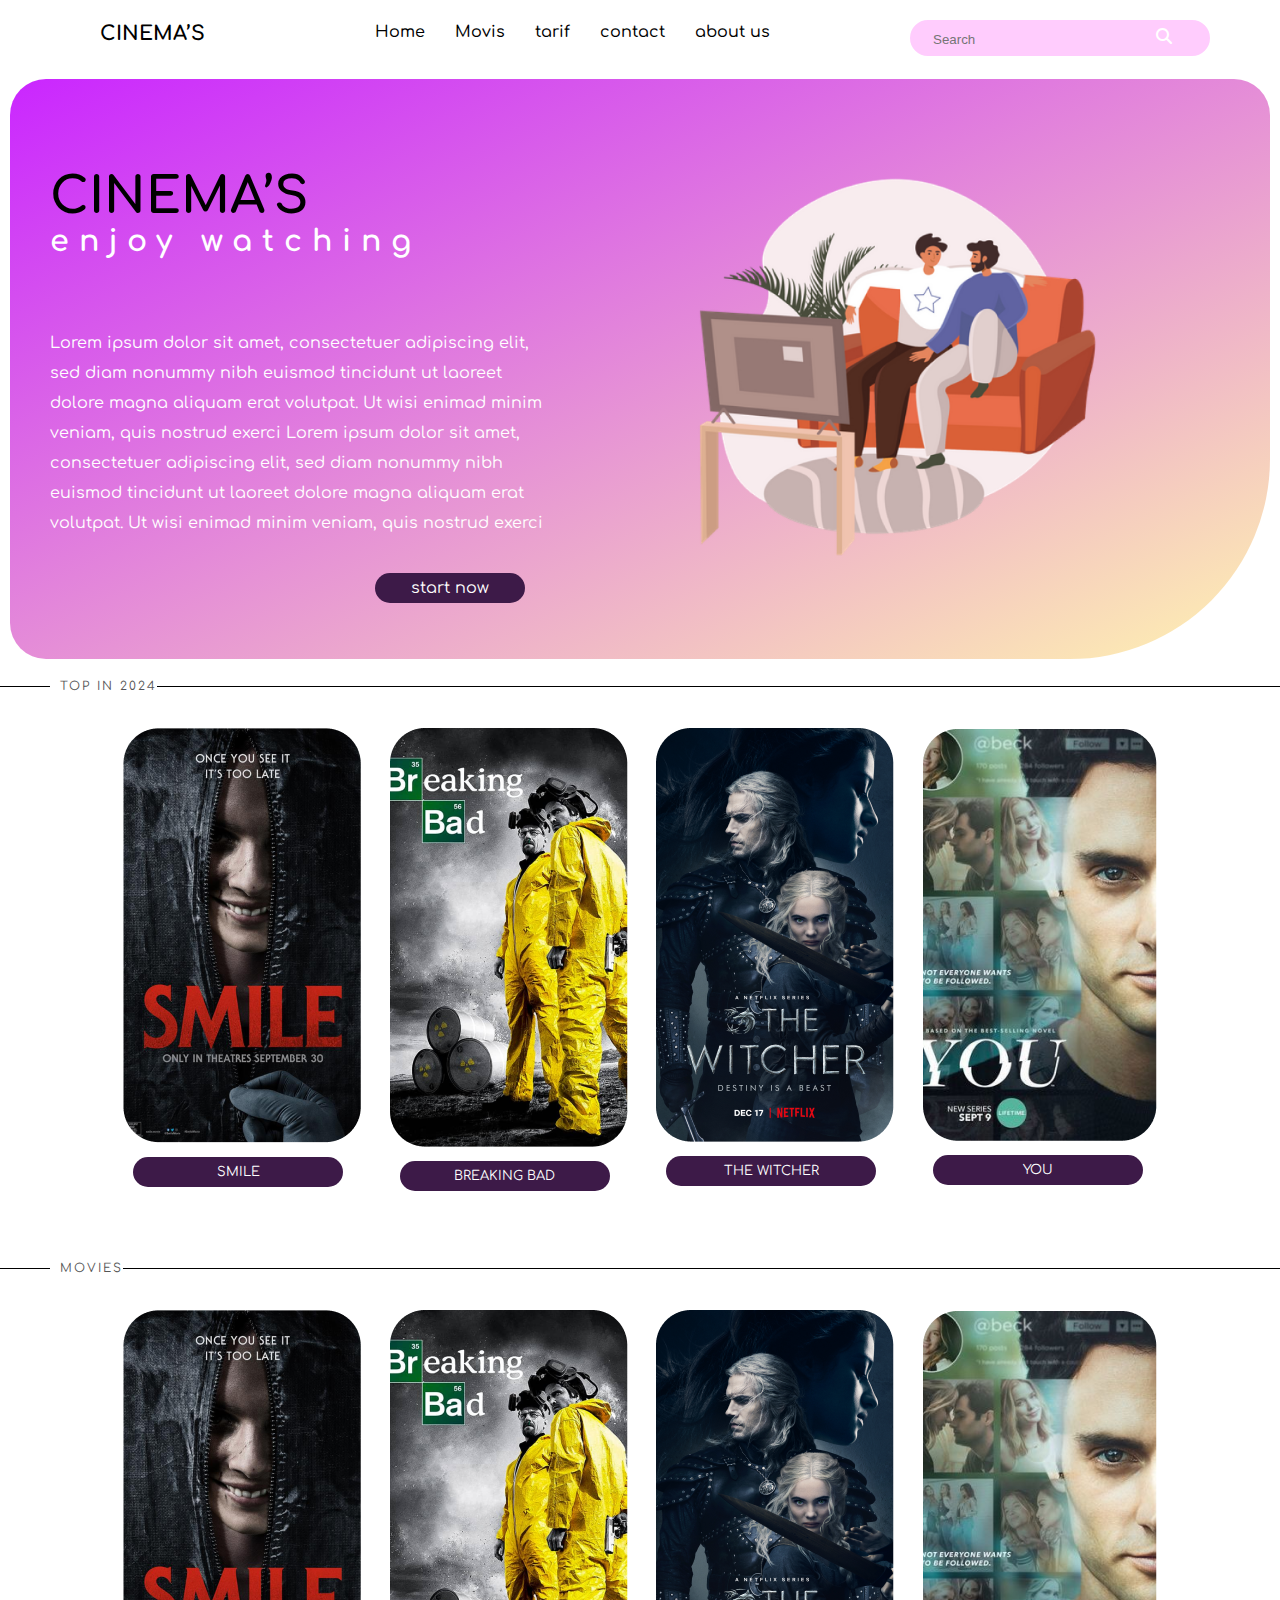
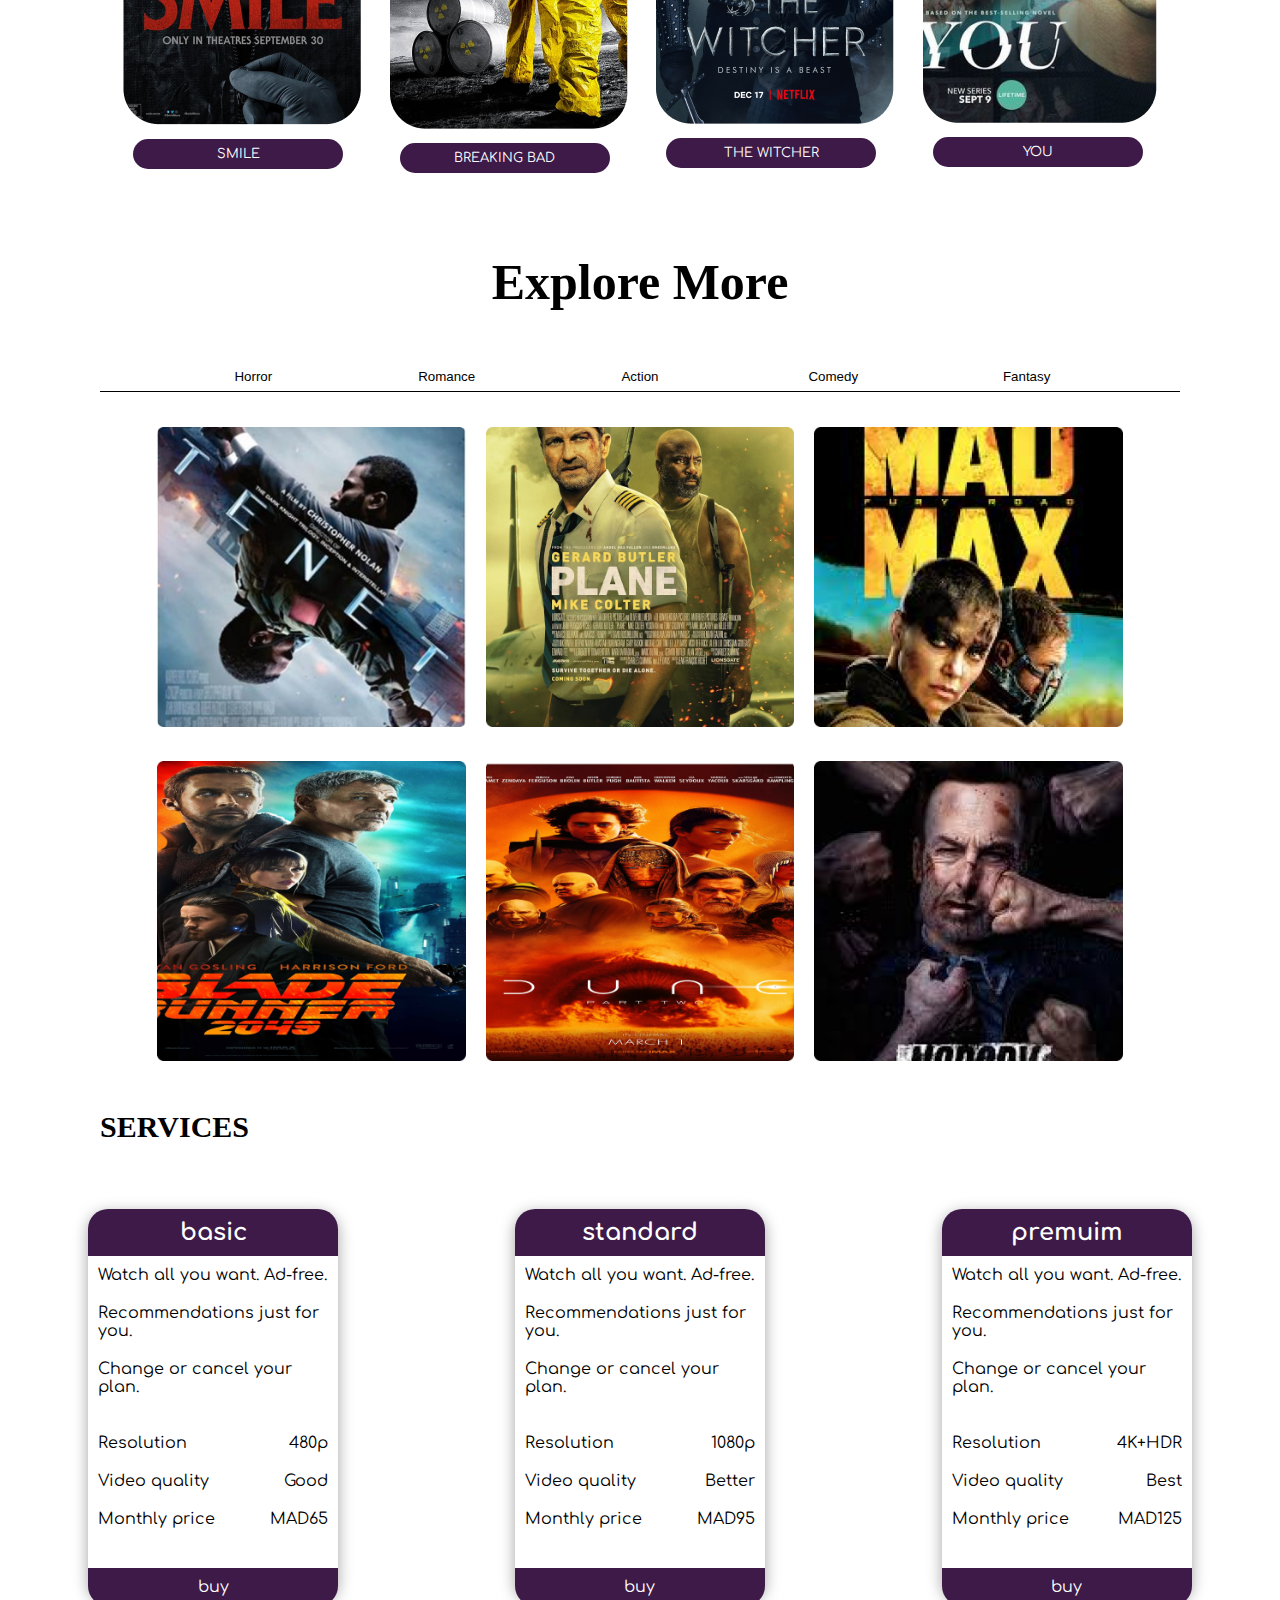
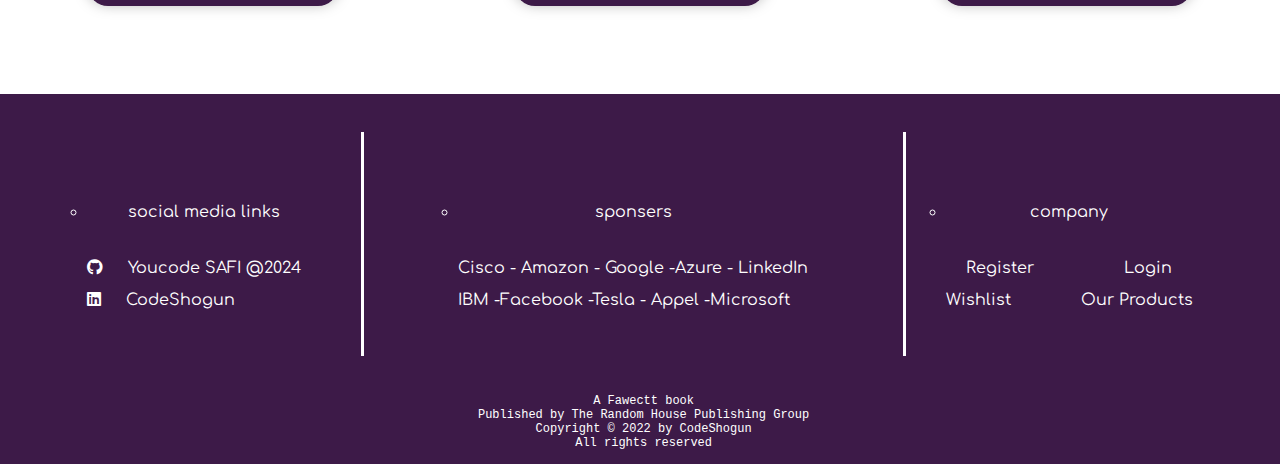
<file: index.html>
<!DOCTYPE html>
<html lang="en">

<head>
    <meta charset="UTF-8">
    <meta name="viewport" content="width=device-width, initial-scale=1.0">
    <title>cenima</title>
    <link rel="stylesheet" href="style-home.css">

    <link rel="stylesheet" href="https://cdnjs.cloudflare.com/ajax/libs/font-awesome/6.6.0/css/all.min.css">
</head>

<body>
    <header class="menu">
        <nav class="nav-bar">
            <div>
                <h2>CINEMA’S</h2>
            </div>
            <div class="icon">
                <ul>
                    <li>
                        <a href="index.html">Home</a>
                    </li>
                    <li>
                        <a href="moveis.html">Movis</a>
                    </li>
                    <li>
                        <a href="tarif.html">tarif</a>
                    </li>
                    <li>
                        <a href="contact.html">contact</a>
                    </li>
                    <li>
                        <a href="#">about us </a>
                    </li>
                </ul>
            </div>
            <div class="search">
                <input class="search-inp" type="text" placeholder="Search" />
                <a href="#"> <i class="fa-solid fa-magnifying-glass"></i></a>


            </div>
        </nav>
    </header>
    <section>
        <div class="desc">
            <div class="docemant">
                <div class="cinema">
                    <h2>CINEMA’S</h2>
                    <h3>
                        enjoy watching
                    </h3>
                    <p>
                        Lorem ipsum dolor sit amet, consectetuer adipiscing elit, sed diam nonummy nibh euismod
                        tincidunt ut
                        laoreet dolore magna aliquam erat volutpat. Ut wisi enimad minim veniam, quis nostrud exerci
                        Lorem
                        ipsum dolor sit amet, consectetuer adipiscing elit, sed diam nonummy nibh euismod tincidunt ut
                        laoreet dolore magna aliquam erat volutpat. Ut wisi enimad minim veniam, quis nostrud exerci
                    </p>
                    <div class="start">
                        <a href="#">start now</a>
                    </div>
                </div>
                <div class="img-d">
                    <img src="./img/photo.png" alt="">
                </div>
            </div>
        </div>
    </section>
    <section>
        <div class="top-in-2024">
            <span>
                TOP IN 2024
            </span>
        </div>
        <div class="img">
            <div class="images">
                <img src="./img/34166_768_1024_1_(1).png" alt="">
                <p>SMILE</p>
            </div>
            <div class="images">
                <img src="./img/brba.png" alt="">
                <P>BREAKING BAD</P>
            </div>
            <div class="images">
                <img src="./img/MV5BN2FiOWU4YzYtMzZiOS00MzcyLTlkOGEtOTgwZmEwMzAxMzA3XkEyXkFqcGdeQXVyMTkxNjUyNQ@@_1_(1).png"
                    alt="">
                <P>THE WITCHER</P>
            </div>
            <div class="images">
                <img src="./img/you_1_(1).png" alt="">
                <P>YOU</P>
            </div>
        </div>
        <div class="top-in-2024">
                MOVIES
        </div>
        <div class="img">
            <div class="images">
                <img src="./img/34166_768_1024_1_(1).png" alt="">
                <p>SMILE</p>
            </div>
            <div class="images">
                <img src="./img/brba.png" alt="">
                <P>BREAKING BAD</P>
            </div>
            <div class="images">
                <img src="./img/MV5BN2FiOWU4YzYtMzZiOS00MzcyLTlkOGEtOTgwZmEwMzAxMzA3XkEyXkFqcGdeQXVyMTkxNjUyNQ@@_1_(1).png"
                    alt="">
                <P>THE WITCHER</P>
            </div>
            <div class="images">
                <img src="./img/you_1_(1).png" alt="">
                <P>YOU</P>
            </div>
        </div>
    </section>
    <section>
        <div class="buttons">
            <h1>
                Explore More
            </h1>
            <div class="b-c">
                <button>
                    Horror
                </button>
                <button>
                    Romance
                </button>
                <button>
                    Action
                </button>
                <button>
                    Comedy
                </button>
                <button>
                    Fantasy
                </button>
            </div>
        </div>
        <div class="Explore">
            <div class="img-exp">
                <img src="./img/TENET.png" alt="">
            </div>
            <div class="img-exp">
                <img src="./img/PLANE.png" alt="">
            </div>
            <div class="img-exp">
                <img src="./img/MAD-MAX.png" alt="">
            </div>
            <div class="img-exp">
                <img src="./img/BLADE.png" alt="">
            </div>
            <div class="img-exp">
                <img src="./img/DUNE.png" alt="">
            </div>
            <div class="img-exp">
                <img src="./img/NOBODY.png" alt="">
            </div>
        </div>
    </section>
    <section>
        <h1 class="h1">SERVICES</h1>
        <div class="tarif">
            <div class="card">
                <div class="catigori">
                    <h2>basic</h2>
                </div>
                <div>
                    <div class="dec">
                        <p>Watch all you want. Ad-free.</p>
                        <p>Recommendations just for you.</p>
                        <p>Change or cancel your plan.</p>
                        <br>
                    </div>
                    <div class="prix">
                        <p>Resolution</p>
                        <p>480p</p>
                    </div>
                    <div class="prix">
                        <p>Video quality</p>
                        <p>Good</p>
                    </div>
                    <div class="prix">
                        <p>Monthly price</p>
                        <p>MAD65</p>
                    </div>
                    <div class="buy">
                        <a href="#">buy</a>
                    </div>
                </div>
            </div>
            <div class="card">
                <div class="catigori">
                    <h2>standard</h2>
                </div>
                <div>
                    <div class="dec">
                        <p>Watch all you want. Ad-free.</p>
                        <p>Recommendations just for you.</p>
                        <p>Change or cancel your plan.</p>
                        <br>
                    </div>
                    <div class="prix">
                        <p>Resolution</p>
                        <p>1080p</p>
                    </div>
                    <div class="prix">
                        <p>Video quality</p>
                        <p>Better</p>
                    </div>
                    <div class="prix">
                        <p>Monthly price</p>
                        <p>MAD95</p>
                    </div>
                    <div class="buy">
                        <a href="#">buy</a>
                    </div>
                </div>
            </div>
            <div class="card">
                <div class="catigori">
                    <h2>premuim</h2>
                </div>
                <div>
                    <div class="dec">
                        <p>Watch all you want. Ad-free.</p>
                        <p>Recommendations just for you.</p>
                        <p>Change or cancel your plan.</p>
                        <br>
                    </div>
                    <div class="prix">
                        <p>Resolution</p>
                        <p>4K+HDR</p>
                    </div>
                    <div class="prix">
                        <p>Video quality</p>
                        <p>Best</p>
                    </div>
                    <div class="prix">
                        <p>Monthly price</p>
                        <p>MAD125</p>
                    </div>
                    <div class="buy">
                        <a href="#">buy</a>
                    </div>
                </div>
            </div>
        </div>
    </section>
    <section>
        <div class="g-t">
            <div class="g-t-b">
                <ul>
                    <li>
                        social media links
                    </li>
                </ul>
                <div>
                    <i class="fa-brands fa-github"></i>
                    <a href="#">Youcode SAFI @2024</a>

                </div>
                <i class="fa-brands fa-linkedin"></i>
                <a href="#">CodeShogun</a>
            </div>
            <div>
                <ul>
                    <li>
                        sponsers
                    </li>
                </ul>
                <p>Cisco - Amazon - Google -Azure - LinkedIn </p>
                <p>IBM -Facebook -Tesla - Appel -Microsoft</p>
            </div>
            <div class="g-t-p">
                <ul>
                    <li>company</li>
                </ul>
                <div class="Login">
                    <a href="#">Register</a>
                    <a href="#">Login</a>
                </div>
                <div class="Login">
                    <a href="#">Wishlist</a>
                    <a href="#">Our Products</a>
                </div>
            </div>
        </div>
    </section>
    <footer>
        <div class="footer">
            <pre>
 A Fawectt book
 Published by The Random House Publishing Group
 Copyright © 2022 by CodeShogun
 All rights reserved
           </pre>
        </div>
    </footer>
</body>

</html>
</file>
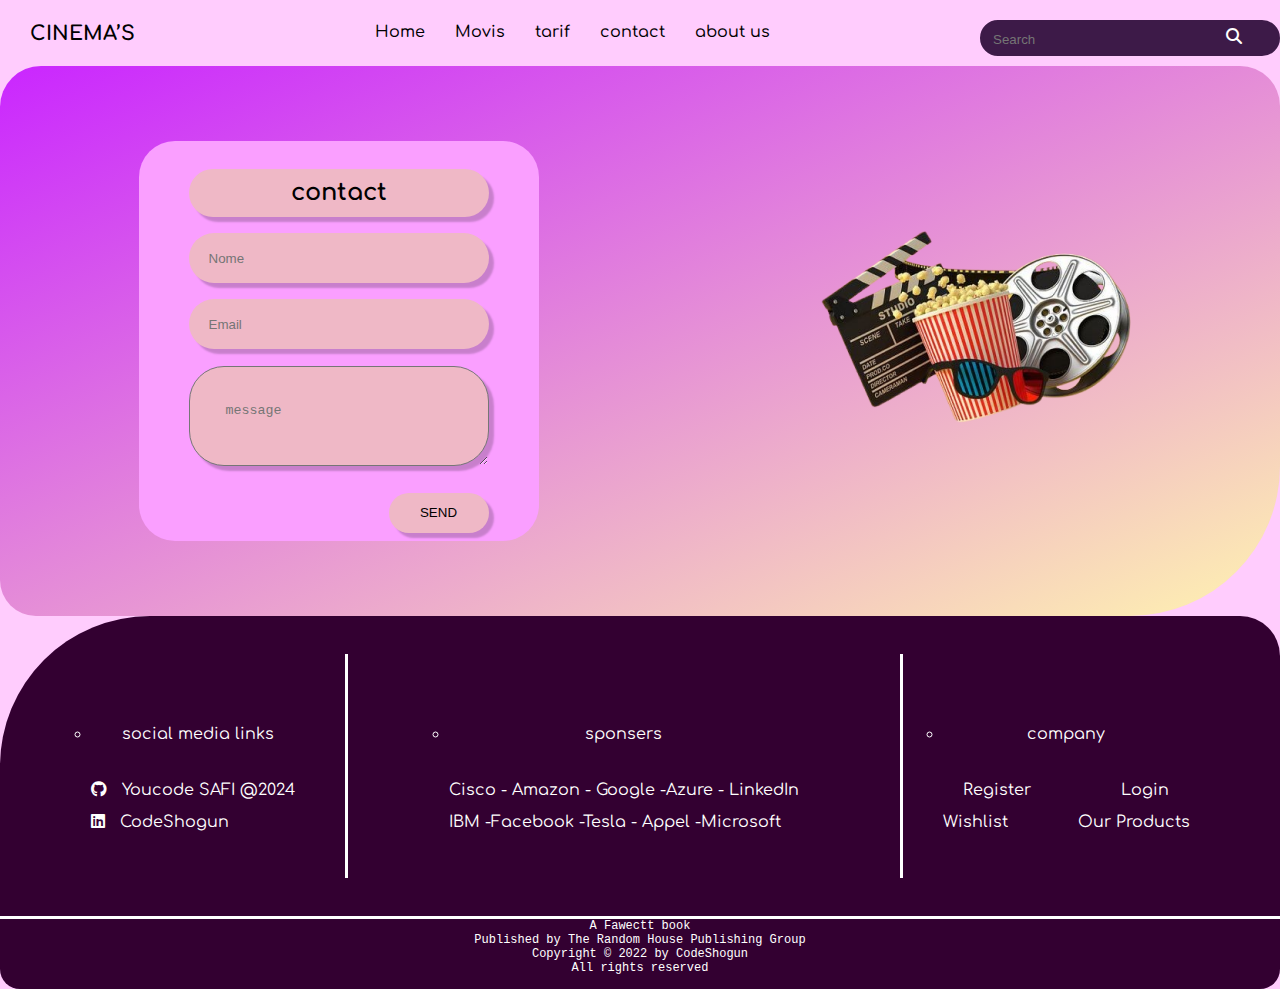
<file: contact.html>
<!DOCTYPE html>
<html lang="en">

<head>
    <meta charset="UTF-8">
    <meta name="viewport" content="width=device-width, initial-scale=1.0">
    <title>cenima</title>
    <link rel="stylesheet" href="style-cotntact.css">

    <link rel="stylesheet" href="https://cdnjs.cloudflare.com/ajax/libs/font-awesome/6.6.0/css/all.min.css">
</head>

<body>
    <header class="menu">
        <nav class="nav-bar">
            <div>
                <h2>CINEMA’S</h2>
            </div>
            <div class="icon">
                <ul>
                    <li>
                        <a href="index.html">Home</a>
                    </li>
                    <li>
                        <a href="moveis.html">Movis</a>
                    </li>
                    <li>
                        <a href="tarif.html">tarif</a>
                    </li>
                    <li>
                        <a href="contact.html">contact</a>
                    </li>
                    <li>
                        <a href="#">about us </a>
                    </li>
                </ul>
            </div>
            <div class="search">
                <input class="search-inp" type="text" placeholder="Search" />
                <a href="#"> <i class="fa-solid fa-magnifying-glass"></i></a>


            </div>
        </nav>
    </header>
    <section class="contact">
        <div class="cont">
            <h2>contact</h2>
                <div>
                    <input type="text" placeholder="Nome" required>
                </div>
                <div>
                    <input type="email" placeholder="Email" required>
                </div>
                <div>
                    <textarea name="message" id="ms" placeholder="message"></textarea>
                </div>
                <div class="btn">
                    <button type="submit">
                        SEND
                    </button>
                </div>
        </div>
        <div class="img-cinema">
            <img src="./img/cinema-removebg-preview_1.png" alt="">
        </div>
    </section>
    <section>
        <div class="g-t">
            <div class="g-t-b">
                <ul>
                    <li>
                        social media links
                    </li>
                </ul>
                <div>
                    <i class="fa-brands fa-github"></i>
                    <a href="#">Youcode SAFI @2024</a>

                </div>
                <i class="fa-brands fa-linkedin"></i>
                <a href="#">CodeShogun</a>
            </div>
            <div>
                <ul>
                    <li>
                        sponsers
                    </li>
                </ul>
                <p>Cisco - Amazon - Google -Azure - LinkedIn </p>
                <p>IBM -Facebook -Tesla - Appel -Microsoft</p>
            </div>
            <div class="g-t-p">
                <ul>
                    <li>company</li>
                </ul>
                <div class="Login">
                     <a href="#">Register</a>
                     <a href="#">Login</a>
                </div>
                <div class="Login">
                    <a href="#">Wishlist</a>
                    <a href="#">Our Products</a>
                </div>
            </div>
        </div>
    </section>
    <footer>
        <div class="footer">
            <pre>
A Fawectt book
Published by The Random House Publishing Group
Copyright © 2022 by CodeShogun
All rights reserved
       </pre>
        </div>
    </footer>
</body>

</html>
</file>
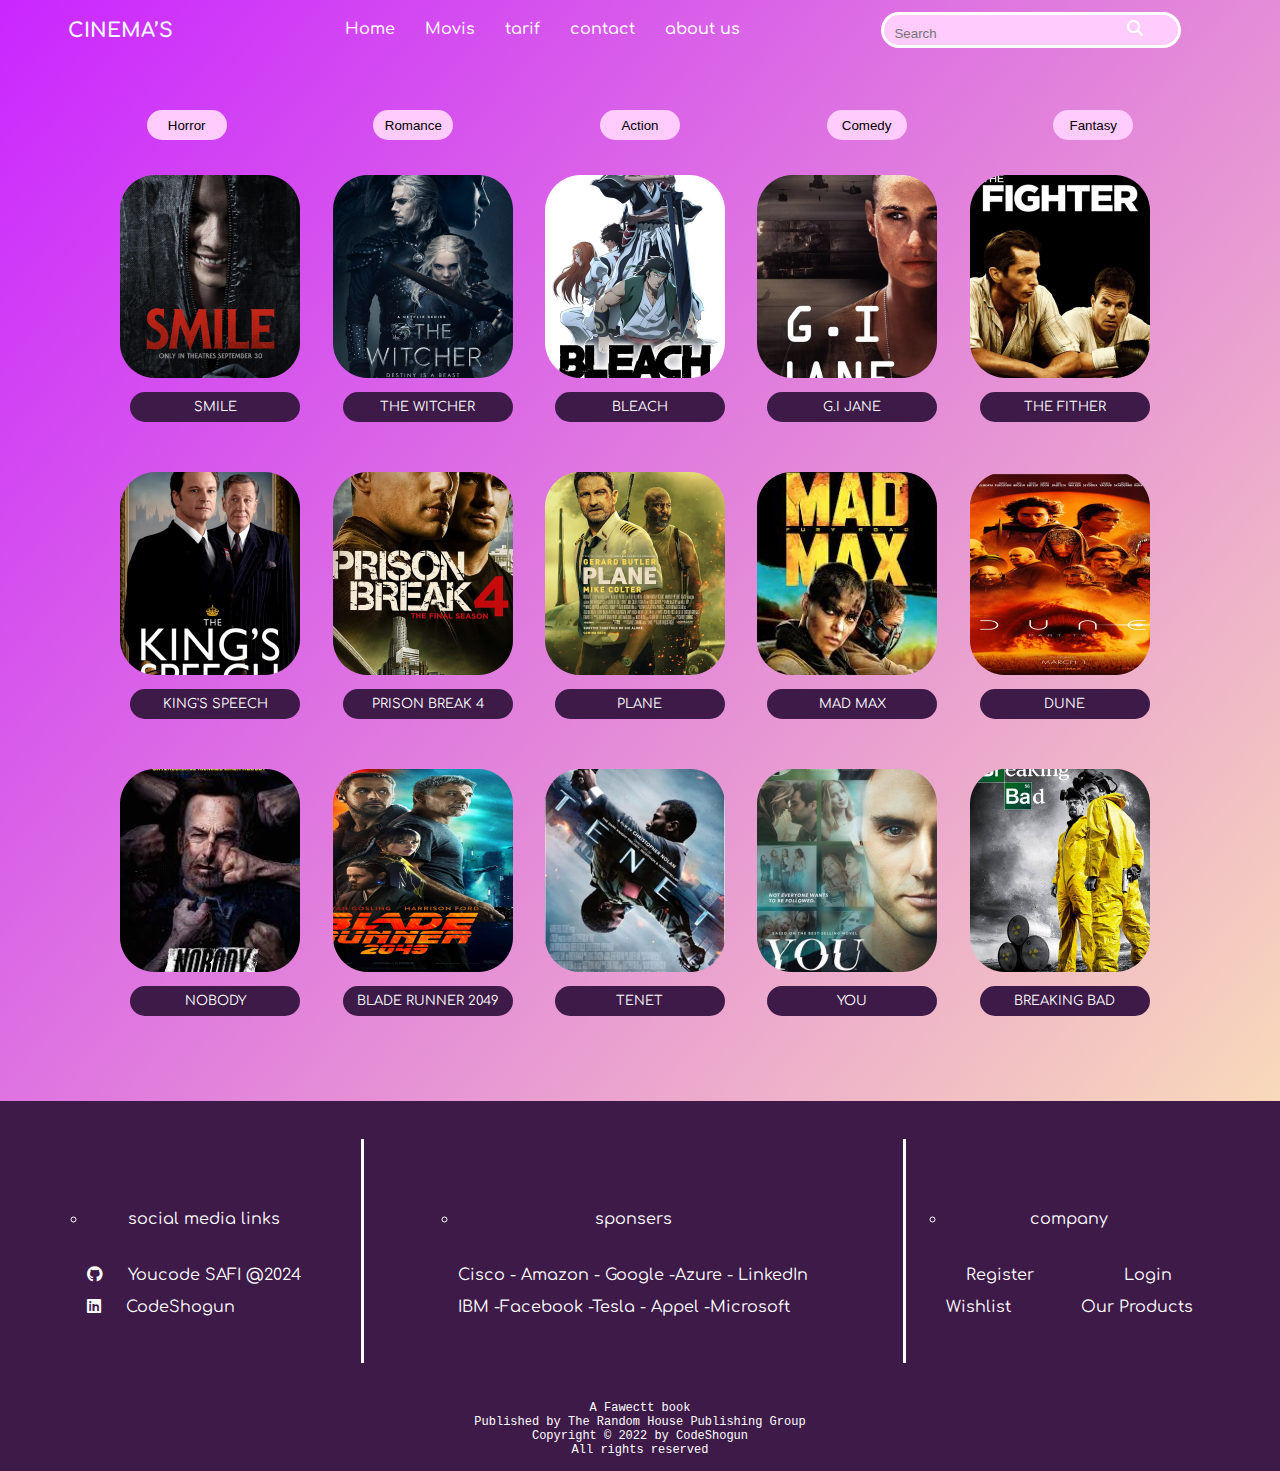
<file: moveis.html>
<!DOCTYPE html>
<html lang="en">

<head>
    <meta charset="UTF-8">
    <meta name="viewport" content="width=device-width, initial-scale=1.0">
    <title>cenima</title>
    <link rel="stylesheet" href="style-movies.css">

    <link rel="stylesheet" href="https://cdnjs.cloudflare.com/ajax/libs/font-awesome/6.6.0/css/all.min.css">
</head>

<body>
    <header class="menu">
        <nav class="nav-bar">
            <div>
                <h2>CINEMA’S</h2>
            </div>
            <div class="icon">
                <ul>
                    <li>
                        <a href="index.html">Home</a>
                    </li>
                    <li>
                        <a href="moveis.html">Movis</a>
                    </li>
                    <li>
                        <a href="tarif.html">tarif</a>
                    </li>
                    <li>
                        <a href="contact.html">contact</a>
                    </li>
                    <li>
                        <a href="#">about us </a>
                    </li>
                </ul>
            </div>
            <div class="search">
                <input class="search-inp" type="text" placeholder="Search" />
                <a href="#"> <i class="fa-solid fa-magnifying-glass"></i></a>


            </div>
        </nav>
    </header>
    <section>
        <div>
            <div class="b-c">
                <button>
                    Horror
                </button>
                <button>
                    Romance
                </button>
                <button>
                    Action
                </button>
                <button>
                    Comedy
                </button>
                <button>
                    Fantasy
                </button>
            </div>
        </div>
        <div class="imge">
            <div class="img">
                <div class="images">
                    <img src="./img/34166_768_1024_1.png" alt="image">
                    <p>SMILE</p>
                </div>
                <div class="images">
                    <img src="./img/MV5BN2FiOWU4YzYtMzZiOS00MzcyLTlkOGEtOTgwZmEwMzAxMzA3XkEyXkFqcGdeQXVyMTkxNjUyNQ@@_1.png"
                        alt="image">
                    <P>THE WITCHER</P>
                </div>
                <div class="images">
                    <img src="./img/Poster_Clean_Bleach_Thousand_Year_Blood_War_1.png" alt="image">
                    <P>BLEACH</P>
                </div>
                <div class="images">
                    <img src="./img/Poster_GIJane_1.png" alt="image">
                    <P>G.I JANE</P>
                </div>
                <div class="images">
                    <img src="./img/Poster_The_Fighter_1.png" alt="image">
                    <P>THE FITHER</P>
                </div>
                <div class="images">
                    <img src="./img/Poster_The_King_Speech1.png" alt="image">
                    <P>KING'S SPEECH</P>
                </div>
                <div class="images">
                    <img src="./img/prison_1.png" alt="image">
                    <P>PRISON BREAK 4</P>
                </div>
                <div class="images">
                    <img src="./img/Rectangle_21.png" alt="image">
                    <P>PLANE</P>
                </div>
                <div class="images">
                    <img src="./img/Rectangle_22.png" alt="image">
                    <P>MAD MAX</P>
                </div>
                <div class="images">
                    <img src="./img/Rectangle_23.png" alt="image">
                    <P>DUNE</P>
                </div>
                <div class="images">
                    <img src="./img/Rectangle_24.png" alt="image">
                    <P>NOBODY</P>
                </div>
                <div class="images">
                    <img src="./img/Rectangle_25.png" alt="image">
                    <P>BLADE RUNNER 2049</P>
                </div>
                <div class="images">
                    <img src="./img/Rectangle_26.png" alt="image">
                    <P>TENET</P>
                </div>
                <div class="images">
                    <img src="./img/you_1.png" alt="image">
                    <P>YOU</P>
                </div>
                <div class="images">
                    <img src="./img/brba_1.png" alt="image">
                    <P>BREAKING BAD</P>
                </div>
            </div>
        </div>

    </section>

    <section>
        <div class="g-t">
            <div class="g-t-b">
                <ul>
                    <li>
                        social media links
                    </li>
                </ul>
                <div>
                    <i class="fa-brands fa-github"></i>
                    <a href="#">Youcode SAFI @2024</a>

                </div>
                <i class="fa-brands fa-linkedin"></i>
                <a href="#">CodeShogun</a>
            </div>
            <div>
                <ul>
                    <li>
                        sponsers
                    </li>
                </ul>
                <p>Cisco - Amazon - Google -Azure - LinkedIn </p>
                <p>IBM -Facebook -Tesla - Appel -Microsoft</p>
            </div>
            <div class="g-t-p">
                <ul>
                    <li>company</li>
                </ul>
                <div class="Login">
                     <a href="#">Register</a>
                     <a href="#">Login</a>
                </div>
                <div class="Login">
                    <a href="#">Wishlist</a>
                    <a href="#">Our Products</a>
                </div>
            </div>
        </div>
    </section>


    <footer>
        <div class="footer">
            <pre>
A Fawectt book
Published by The Random House Publishing Group
Copyright © 2022 by CodeShogun
All rights reserved
       </pre>
        </div>
    </footer>
</body>

</html>
</file>
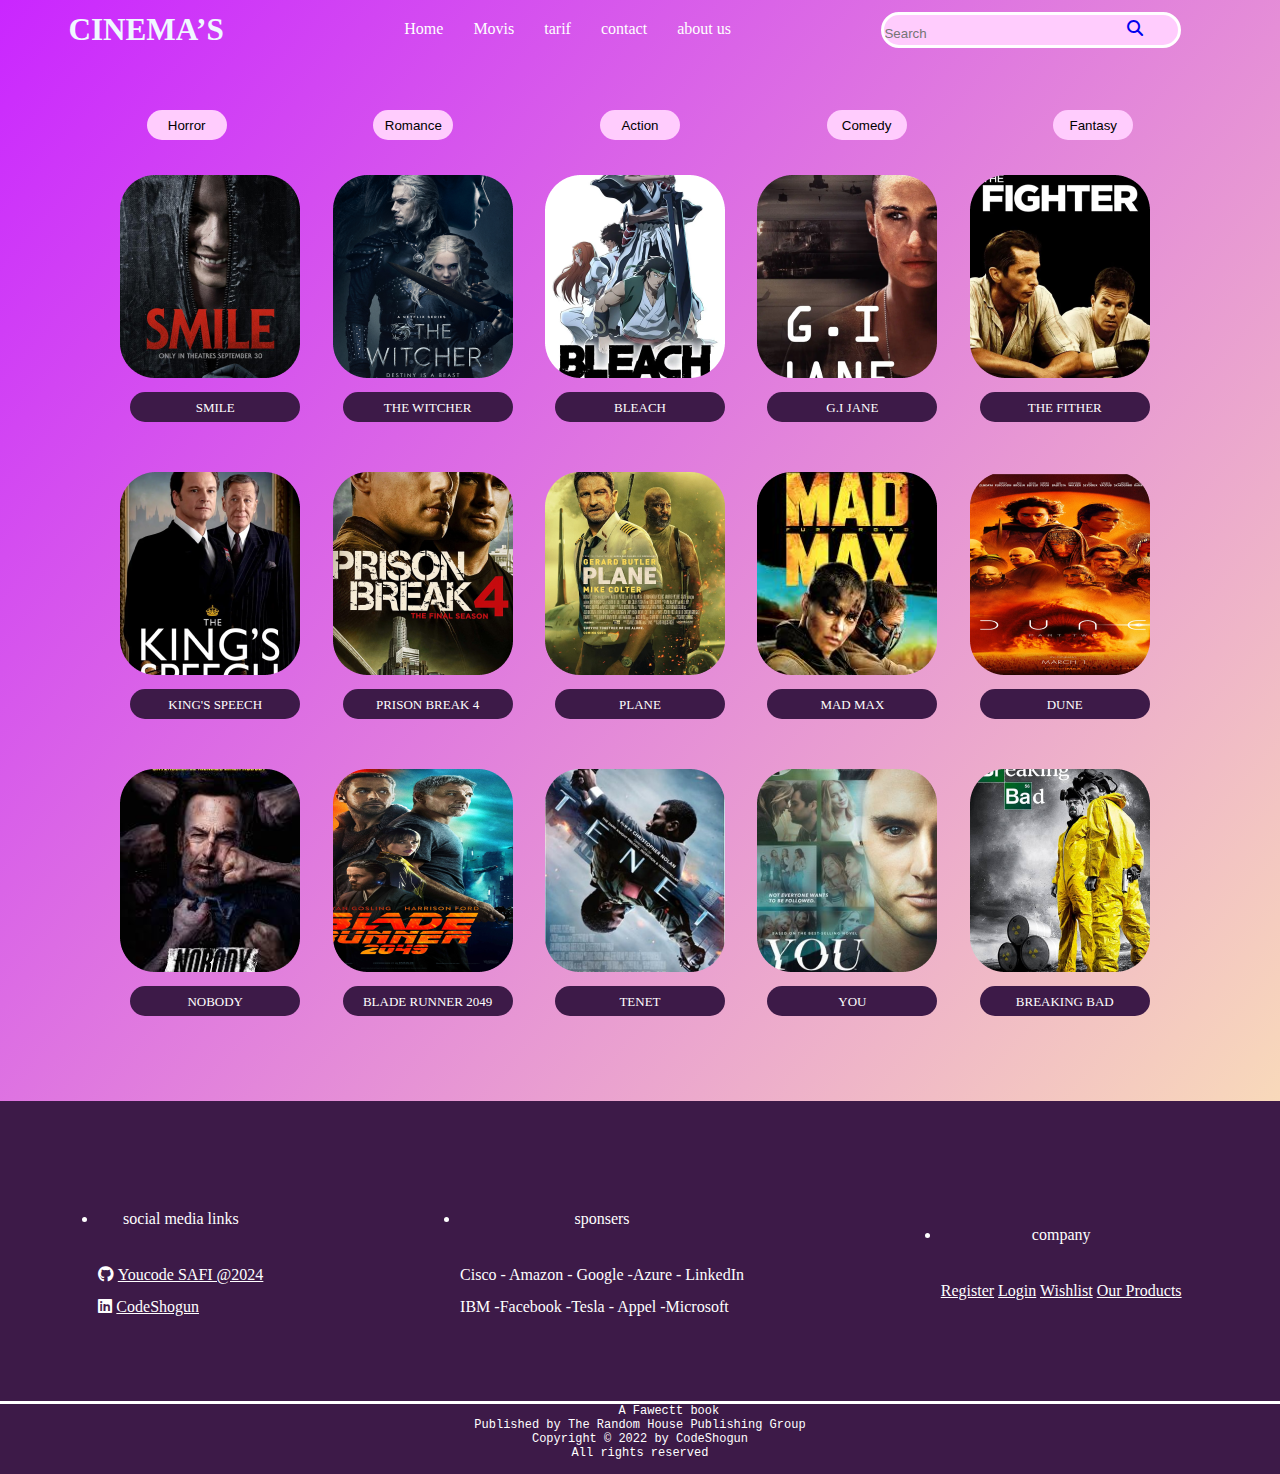
<file: movis.html>
<!DOCTYPE html>
<html lang="en">

<head>
    <meta charset="UTF-8">
    <meta name="viewport" content="width=device-width, initial-scale=1.0">
    <title>cenima</title>
    <link rel="stylesheet" href="style-pm.css">

    <link rel="stylesheet" href="https://cdnjs.cloudflare.com/ajax/libs/font-awesome/6.6.0/css/all.min.css">
</head>

<body>
    <header class="menu">
        <nav class="nav-bar">
            <div>
                <h2>CINEMA’S</h2>
            </div>
            <div class="icon">
                <ul>
                    <li>
                        <a href="#">Home</a>
                    </li>
                    <li>
                        <a href="movis.html">Movis</a>
                    </li>
                    <li>
                        <a href="index.html">tarif</a>
                    </li>
                    <li>
                        <a href="contact.html">contact</a>
                    </li>
                    <li>
                        <a href="#">about us </a>
                    </li>
                </ul>
            </div>
            <div class="search">
                <input class="search-inp" type="text" placeholder="Search" />
                <a href="#"> <i class="fa-solid fa-magnifying-glass"></i></a>


            </div>
        </nav>
    </header>
</section>
<section>
    <div>
        <div class="b-c">
            <button>
                Horror
            </button>
            <button>
                Romance
            </button>
            <button>
                Action
            </button>
            <button>
                Comedy
            </button>
            <button>
                Fantasy
            </button>
        </div>
    </div>
    <div class="imge">
        <div class="img">
            <div class="images">
                <img src="./img/34166_768_1024 1.png" alt="">
                <p>SMILE</p>
            </div>
            <div class="images">
                <img src="./img/MV5BN2FiOWU4YzYtMzZiOS00MzcyLTlkOGEtOTgwZmEwMzAxMzA3XkEyXkFqcGdeQXVyMTkxNjUyNQ@@ 1.png" alt="">
                <P>THE WITCHER</P>
            </div>
            <div class="images">
                <img src="./img/Poster_Clean_Bleach_Thousand_Year_Blood_War 1.png" alt="">
                <P>BLEACH</P>
            </div>
            <div class="images">
                <img src="./img/Poster_GIJane 1.png" alt="">
                <P>G.I JANE</P>
            </div>
            <div class="images">
                <img src="./img/Poster_The_Fighter 1.png" alt="">
                <P>THE FITHER</P>
            </div>
            <div class="images">
                <img src="./img/Poster_The_King_Speech 1.png" alt="">
                <P>KING'S SPEECH</P>
            </div>
            <div class="images">
                 <img src="./img/prison 1.png" alt="">
                 <P>PRISON BREAK 4</P>
            </div>
           <div class="images">
            <img src="./img/Rectangle 21.png" alt="">
            <P>PLANE</P>
           </div>
           <div class="images">
            <img src="./img/Rectangle 22.png" alt="">
            <P>MAD MAX</P>
           </div>
           <div class="images">
            <img src="./img/Rectangle 23.png" alt="">
            <P>DUNE</P>
           </div>
           <div class="images">
            <img src="./img/Rectangle 24.png" alt="">
            <P>NOBODY</P>
           </div>
           <div class="images">
            <img src="./img/Rectangle 25.png" alt="">
            <P>BLADE RUNNER 2049</P>
           </div>
           <div class="images">
            <img src="./img/Rectangle 26.png" alt="">
            <P>TENET</P>
           </div>
           <div class="images">
            <img src="./img/you 1.png" alt="">
            <P>YOU</P>
           </div>
           <div class="images">
            <img src="./img/مسلسل-Breaking-Bad-الموسم-الثالث-مترجم 1.png" alt="">
            <P>BREAKING BAD</P>
           </div>
        </div>
    </div>

</section>

<section class="contact">
        <div class="g-t-b">
            <ul>
                <li>
                    social media links
                </li>
            </ul>
            <div>
                <i class="fa-brands fa-github"></i>
                <a href="#">Youcode SAFI @2024</a>

            </div>
            <i class="fa-brands fa-linkedin"></i>
            <a href="#">CodeShogun</a>
        </div>
        <div>
            <ul>
                <li>
                    sponsers
                </li>
            </ul>
            <p>Cisco - Amazon - Google -Azure - LinkedIn </p>
            <p>IBM -Facebook -Tesla - Appel -Microsoft</p>
        </div>
        <div class="g-t-p">
            <ul>
                <li>company</li>
            </ul>
            <a href="#">Register</a>
            <a href="#">Login</a>
            <a href="#">Wishlist</a>
            <a href="#">Our Products</a>
        </div>
</section>


<footer>
    <div class="footer">
       <pre>
        A Fawectt book
Published by The Random House Publishing Group
Copyright © 2022 by CodeShogun
All rights reserved
       </pre>
    </div>
</footer>
</body>

</html>
</file>
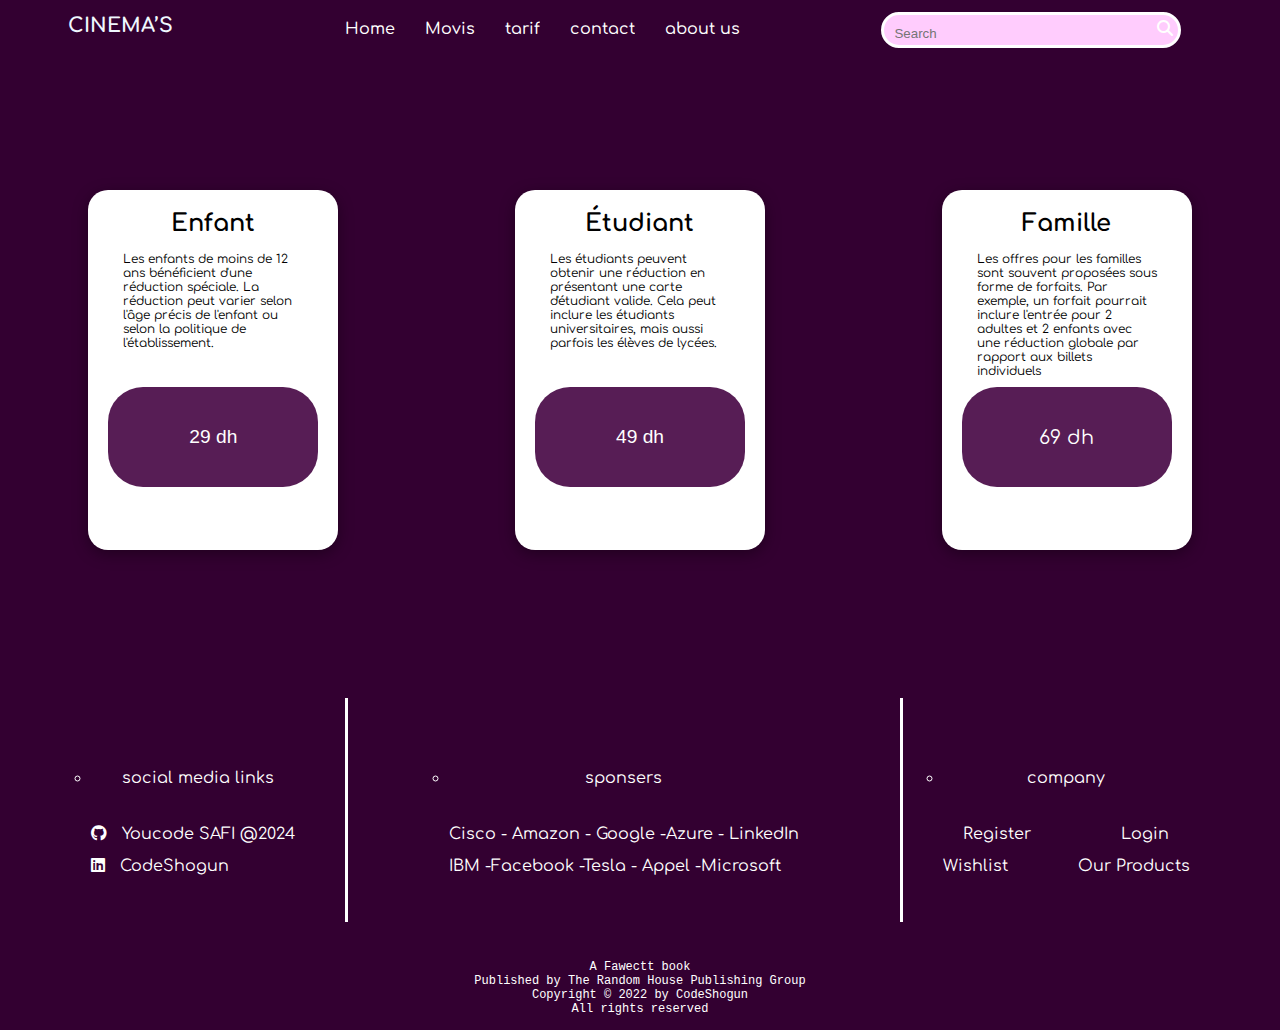
<file: tarif.html>
<!DOCTYPE html>
<html lang="en">

<head>
    <meta charset="UTF-8">
    <meta name="viewport" content="width=device-width, initial-scale=1.0">
    <title>cenima</title>
    <link rel="stylesheet" href="style-tarif.css">
    <link rel="stylesheet" href="https://cdnjs.cloudflare.com/ajax/libs/font-awesome/6.6.0/css/all.min.css">
</head>

<body>
    <header class="menu">
        <nav class="nav-bar">
            <div>
                <h2>CINEMA’S</h2>
            </div>
            <div class="icon">
                <ul>
                    <li>
                        <a href="index.html">Home</a>
                    </li>
                    <li>
                        <a href="moveis.html">Movis</a>
                    </li>
                    <li>
                        <a href="tarif.html">tarif</a>
                    </li>
                    <li>
                        <a href="contact.html">contact</a>
                    </li>
                    <li>
                        <a href="#">about us </a>
                    </li>
                </ul>
            </div>
            <div class="search">
                <input class="search-inp" type="text" placeholder="Search" />
                <a href="#"> <i class="fa-solid fa-magnifying-glass"></i></a>


            </div>
        </nav>
    </header>
 <section>
        <div class="tarif">
            <div class="card">
                <div class="catigori">
                    <h2>Enfant</h2>
                    <p> Les enfants de moins de 12 ans bénéficient d'une réduction spéciale. La réduction peut varier selon l'âge précis de l'enfant ou selon la politique de l'établissement.</p>
                </div>
                <div class="btn">
                    <button class="button">
                        29 dh
                    </button>
                </div>
            </div>
            <div class="card">
                <div class="catigori">
                    <h2>Étudiant</h2>
                    <p>  Les étudiants peuvent obtenir une réduction en présentant une carte d'étudiant valide. Cela peut inclure les étudiants universitaires, mais aussi parfois les élèves de lycées.</p>
                </div>
                <div class="btn">
                    <button class="button">
                        49 dh
                    </button>
                </div>                
            </div>
            <div class="card">
                <div class="catigori">
                    <h2>Famille</h2>
                    <p>Les offres pour les familles sont souvent proposées sous forme de forfaits. Par exemple, un forfait pourrait inclure l'entrée pour 2 adultes et 2 enfants avec une réduction globale par rapport aux billets individuels </p>
                </div>
                <div class="btn">
                    <div class="button">
                        69 dh
                    </div>
                </div>
                
            </div>
        </div>
    </section>
    <section>
        <div class="g-t">
            <div class="g-t-b">
                <ul>
                    <li>
                        social media links
                    </li>
                </ul>
                <div>
                    <i class="fa-brands fa-github"></i>
                    <a href="#">Youcode SAFI @2024</a>

                </div>
                <i class="fa-brands fa-linkedin"></i>
                <a href="#">CodeShogun</a>
            </div>
            <div>
                <ul>
                    <li>
                        sponsers
                    </li>
                </ul>
                <p>Cisco - Amazon - Google -Azure - LinkedIn </p>
                <p>IBM -Facebook -Tesla - Appel -Microsoft</p>
            </div>
            <div class="g-t-p">
                <ul>
                    <li>company</li>
                </ul>
                <div class="Login">
                     <a href="#">Register</a>
                     <a href="#">Login</a>
                </div>
                <div class="Login">
                    <a href="#">Wishlist</a>
                    <a href="#">Our Products</a>
                </div>
            </div>
        </div>
    </section>
    <footer>
        <div class="footer">
           <pre>
A Fawectt book
Published by The Random House Publishing Group
Copyright © 2022 by CodeShogun
All rights reserved
           </pre>
        </div>
    </footer>
</body>

</html>
</file>
<file: style-home.css>
@import url('https://fonts.googleapis.com/css2?family=Comfortaa:wght@300..700&family=Poppins:ital,wght@0,100;0,200;0,300;0,400;0,500;0,600;0,700;0,800;0,900;1,100;1,200;1,300;1,400;1,500;1,600;1,700;1,800;1,900&display=swap');

* {
    box-sizing: border-box;
    margin: 0;
    padding: 0;
    font-family: "comfortaa" sans-serif;
}

.menu {
    width: 100%;
    z-index: 999;
    position: relative;
}

.nav-bar {
    background-color: white;
    display: flex;
    justify-content: space-around;
    align-items: center;
    color: aliceblue;
    font-size: 1.3em;
    font-weight: 200;
    padding-left: 30px;
    padding-bottom: 10px;
    top: 0;
    width: 100%;
    border-bottom: solid white;
}

.nav-bar h2{
    margin-top: 10px;
    color: black;
    font-family: 'comfortaa';
    font-size: 20px;
}

.main {
    top: 60px;
    padding-bottom: 100px;
}

.icon li {
    list-style: none;
    font-size: 1.3em;
    font-weight: 500;
    padding-left: 30px;
}

.icon li a:hover {
    color: #FFCCFD;
}

.icon ul {
    display: flex;
    justify-content: space-between;
    align-items: center;
}

.icon ul a {
    font-family: 'comfortaa';
    text-decoration: none;
    color: black;
    font-size: medium;
}

.search {
    width: 300px;
    height: 36px;
    margin-top: 20px;
    padding-left: 10px;
    display: flex;
    justify-content: space-between;
    background-color: #FFCCFD;
    border: solid #FFCCFD;
    border-radius: 25px;
}

.search input {
    color: black;
    height: 36px;
    width: 200px;
    padding-left: 10px;
    padding-bottom: 3px;
    background: none;
    border: none;
    outline: none;
}

.search a {
    margin: 5px;
    padding-right: 30px;
    background-color: #FFCCFD;
    font-size: medium;
    text-align: center;
    background-color: none;
    text-decoration: none;
    font-size: medium;
    border: none;
}

.search i {
    background-color: #FFCCFD;
    color: white;
}

.contact {
    font-family: 'comfortaa';
    background-color: #3d1a48;
    color: black(226, 2, 2);
    display: flex;
    justify-content: space-around;
    align-items: center;
    height: 300px;
    width: 100%;
    line-height: 2;
    transition: transfrom 0.3ms;
}

.contact li {
    color: white;
    line-height: 5;
    text-align: center;

}

.contact p {
    color: white;
}

.contact a {
    text-decoration: none;
    padding: 20px;
    color: white;
}

.contact i {
    color: white;
}

.contact-b {
    border-right: solid white;
    padding: 30px;
}

.contact-p {
    border-left: solid white;
    padding: 30px;
}

.footer {    
    font-family: 'comfortaa';
    background-color: #3d1a48;
    text-align: center;
    color: white;
    font-size: small;
}

.b-c {
    display: flex;
    justify-content: space-evenly;
    align-items: center;
    margin-left: 100px;
    margin-right: 100px;
    border-bottom: 1px solid black;
}

.b-c button {
    width: 80px;
    height: 30px;
    border: none;
    background: none;
    border: none;
    margin-top: 50px;
}

.b-c button:hover {
    border-bottom: 3px solid #933C24;
}

.g-t {
    font-family: 'comfortaa';
    background-color: #3d1a48;
    display: flex;
    justify-content: space-around;
    align-items: center;
    height: 300px;
    width: 100%;
    line-height: 2;
}

.g-t li {
    list-style: circle;
    color: white;
    line-height: 5;
    text-align: center;

}

.g-t p {
    color: white;
}

.g-t a {
    text-decoration: none;
    padding: 20px;
    color: white;
}

.g-t i {
    color: white;
}

.g-t-b {
    border-right: solid white;
    padding: 40px;
}

.g-t-p {
    border-left: solid white;
    padding: 40px;
}
.Login{
    display: flex;
    justify-content: space-evenly;
    text-decoration: none;
    gap: 70px;
}
.Login a{
    padding: 0px;
}
.footer{
    font-size: small;
    font-family: 'comfortaa';
    text-align: center;
    color: white;

}

.desc {
    display: flex;
    justify-self: space-around;
    border-radius: 36px 36px 200px 36px;
    background-image: linear-gradient(to bottom right, #CA26FF, #FFF3B0);
    margin: 10px;
}

.cinema {
    margin-left: 40px;
    height: 500px;
    width: 600px;
    margin: 40px;
    padding-right: 100px;
}

.cinema h2{
    font-size: 50px;
    font-family: 'comfortaa';
    padding-top: 50px;
}

.cinema h3{
    color: white;
    font-size: 30px;
    letter-spacing: 10px;
    margin-bottom: 40px;
    font-family: 'comfortaa';
    padding-bottom: 30px;
}

.cinema p {
    line-height: 30px;
    color: white;
    font-family: 'comfortaa';
}

.docemant {
    display: flex;
    justify-content: space-between;
    align-items: center;
}

.img-d img {
    height: 400px;
}

.start { 
    font-family: 'comfortaa';
    margin: 35px;
    border: 0;
    text-decoration: none;
    display: flex;
    justify-content: end;
    align-items: center;
    height: 30px;
    width: 440px;
    background: none;
    border-radius: 34px;
}

.start a{
    cursor: pointer;
    display: flex;
    justify-content: center;
    align-items: center;
    background-color: #3d1a48;
    padding: 12px;
    height: 30px;
    width: 150px;
    border-radius: 26px;
    text-decoration: none;
    color: white;
}

.top-in-2024 {
    font-family: 'comfortaa';
    display: flex;
    align-items: center;
    margin: 20px 0 0 0;
    width: 100%;
}

.top-in-2024::before {
    content: "";
    border-bottom: 1px solid #000;
    width: 50px;
    margin-right: 10px;
}

.top-in-2024::after {
    content: "";
    flex: 1;
    border-bottom: 1px solid #000;
}

.top-in-2024{
    font-size: 12px;
    letter-spacing: 2px;
    color: #555;
    margin-right: 10px;
}

.img {
    display: flex;
    flex-direction: row;
    flex-wrap: wrap;
    justify-content: space-around;
    padding: 30px 45px;
    width: 90%;
    margin: 5px auto;
}

.img img:hover {
    transform: scale(0.9);
    transition: 0.3s;
}

.images {
    margin-bottom: 10px;
}

.images p {
    font-family: 'comfortaa';
    padding-top: 8px;
    margin: 10px;
    background-color: #3d1a48;
    color: white;
    width: 210px;
    height: 30px;
    border-radius: 25px;
    font-size: small;
    text-align: center;
}

.buttons h1 {
    text-align: center;
    font-size: 50px;
    margin-top: 30px;
}
.Explore{
    display: flex;
    flex-direction: row;
    flex-wrap: wrap;
    justify-content: center;
    padding: 30px 10px;
    width: 90%;
    gap: 20px;
    margin: 5px auto;
}
.img-exp img{
    height: 300px;
    margin-bottom: 10px;

}
.img-exp :hover{
    transform: scale(0.9);
    transition: 0.3s;
}
.tarif{
    display: flex;
    justify-content: space-around;
    align-items: center;
    width: 100%;
    height: 550px;
    background-color:white;
}
.card{
    
    background-color: white;
    width: 250px;
    height:390px;
    margin-bottom: 30px; 
    border-radius: 20px;
    color: black;
    box-shadow: 0 4px 15px rgba(0, 0, 0, 0.365);
    transition: transform 0.3s;
}
.catigori h2{
    font-family: 'comfortaa';
    color: white;
    background:#3d1a48;
    text-align: center;
    padding: 10px;
    border-radius: 20px 20px 0px 0px;
}
.catigori pre{
    padding: 20px;
    font-size: small;
    color: #000000;
    background-color: white;
    height: px;
}
.dec p{
    font-family: 'comfortaa';
    padding: 10px;

}
.prix{
    font-family: 'comfortaa';
    display: flex;
    justify-content: space-between;
    padding: 10px;
}
.buy{
    font-family: 'comfortaa';
    margin-top: 30px;
    color: black;
    background:#3d1a48;
    text-align: center;
    padding: 10px;
    border-radius: 0px 0px 20px 20px;
}
.buy a{
    text-decoration: none;
    color: white;
}
.h1{
    margin-left: 100px;
    font-size: 30px;
}
.body{
    padding: 10px;
}
</file>
<file: style-cotntact.css>
@import url('https://fonts.googleapis.com/css2?family=Comfortaa:wght@300..700&family=Poppins:ital,wght@0,100;0,200;0,300;0,400;0,500;0,600;0,700;0,800;0,900;1,100;1,200;1,300;1,400;1,500;1,600;1,700;1,800;1,900&display=swap');

* {
    box-sizing: border-box;
    margin: 0;
    padding: 0;
    font-family: "comfortaa" sans-serif;
}
body{
  background: #FFCCFD;
}
.menu{
    width: 100%;
    z-index: 999;
  position: relative;
}
.nav-bar{ 
    background: none;
    display: flex;
    justify-content: space-between;
    align-items: center;
    color: aliceblue;
    font-size: 1.3em;
    font-weight: 200;
    padding-left: 30px;
    padding-bottom: 10px;
    top: 0;
    width: 100%;
}
.nav-bar h2{
    margin-top: 10px;
    color: black;
    font-family: 'comfortaa';
    font-size: 20px;
}
.main{
    top:60px;
    padding-bottom: 100px;
}
.icon li{
    list-style: none;
    font-size: 1.3em;
    font-weight: 500;
    padding-left: 30px;
}
.icon li a:hover{
    color:#FFCCFD;
}
.icon ul{
    display: flex;
    justify-content: space-between;
    align-items: center;
}
.icon ul a{
    font-family: 'comfortaa';
    text-decoration: none;
    color:black;
    font-size: medium;
}
.search{
    width: 300px;
    height: 36px;
    margin-top: 20px;
    display: flex;
    justify-content: space-between;
    background-color: #3d1a48;
    border: solid #3d1a48;
    border-radius: 25px;
}
.search input{
    color: white;
    height: 36px;
    width: 200px;
    padding-left: 10px;
    padding-bottom: 3px;
    background: none;
    border: none;
    outline: none;
}
.search a{
    margin: 5px;
    padding-right: 30px;
    background-color: #3d1a48;
    font-size: medium;
    text-align: center;
    background-color: none;
    text-decoration: none;
    font-size: medium;
    border: none;
}
.search i{
     background-color: #3d1a48;
     color: white;
}
.contact{    
    font-family: 'comfortaa';
    background-color: #3d1a48;
    color: black;
    display: flex;
    justify-content: space-around;
    align-items: center;
    height: 300px;
    width: 100%;
    line-height: 2;
    transition: transfrom 0.3ms;
}
.contact li{
    color:white; 
    line-height: 5;
    text-align: center;

}
.contact p{
   color: white;
}
.contact a{
    color: white;
}
.contact i{
    color: white;
}
.contact-b{
    border-right:  solid white;
    padding: 30px;
}
.contact-p{
    border-left: solid white;
    padding: 30px;
}
.footer{
    font-family: 'comfortaa';
    background-color: #3d1a48;
    text-align: center;
    color: white;
    border-top: solid white;
    font-size: small;
}
.b-c{
    display: flex;
    justify-content: space-evenly;
    align-items: center;
}
.b-c button{
    width: 80px;
    height: 30px;
    border-radius: 35px;
    background-color: #FFCCFD;
    border: none;
    margin-top: 50px;
}
.b-c button:hover{
    background-color:#3d1a48;
    color: white;
}
.g-t {
    border-radius: 150px 40px 0Px 0px;
    font-family: 'comfortaa';
    background-color: #330031;
    display: flex;
    justify-content: space-around;
    align-items: center;
    height: 300px;
    width: 100%;
    line-height: 2;
}

.g-t li {
    list-style: circle;
    color: white;
    line-height: 5;
    text-align: center;

}

.g-t p {
    color: white;
}

.g-t a {
    text-decoration: none;
    padding: 10px;
    color: white;
}

.g-t i {
    color: white;
}

.g-t-b {
    border-right: solid white;
    padding: 40px;
}

.g-t-p {
    border-left: solid white;
    padding: 40px;
}
.Login{
    display: flex;
    justify-content: space-evenly;
    text-decoration: none;
    gap: 70px;
}
.Login a{
    padding: 0px;
}
.footer{
    background-color: #330031;
    font-family: 'comfortaa';
    text-align: center;
    color: white;
    font-size: small;
    border-radius: 0px 0px 20px 20px;
}
.contact{
    background-image: linear-gradient(to bottom right, #CA26FF, #FFF3B0);
    border-radius: 41px 40px 150px 36px;
    width: 100%;
    height: 550px;
    
}
.cont{
    display: grid;
    justify-content: space-around;
    align-items: center;
    background-color: #FA9FFF;
    width: 400px;
    height: 400px;
    border-radius: 36px;
}
.cont h2{
    font-family: 'comfortaa';
    box-shadow: 5px 5px 2px rgba(0, 0, 0, 0.2);
    margin-top: 20px;
    text-align: center;
    background-color: #EFB8C6;
    border-radius: 36px;
}
.cont input{
    box-shadow: 5px 5px 2px rgba(0, 0, 0, 0.2);
  outline: none;
  background-color:#EFB8C6;
  width: 300px;
  height: 50px;
  border: none;
  border-radius: 36px;
  padding: 20px;
}
#ms{
    box-shadow: 5px 5px 2px rgba(0, 0, 0, 0.2);
    outline: none;
    height: 100px;
    width: 300px;
    background-color: #EFB8C6;
    border-radius: 35px;
    padding:36px;
}
.btn{
    box-shadow: 5px 5px 2px rgba(0, 0, 0, 0.2);
    font-family: 'comfortaa';
    display: flex;
    justify-self: end;
    justify-content: center;
    align-items: center;
    outline: none;
    background-color: #EFB8C6;
    width: 100px;
    height: 40px;
    border-radius: 36px;


}
.btn button{
    
    outline: none;
    background: none;
    border: none;
}
</file>
<file: style-movies.css>
@import url('https://fonts.googleapis.com/css2?family=Comfortaa:wght@300..700&family=Poppins:ital,wght@0,100;0,200;0,300;0,400;0,500;0,600;0,700;0,800;0,900;1,100;1,200;1,300;1,400;1,500;1,600;1,700;1,800;1,900&display=swap');

* {
    box-sizing: border-box;
    margin: 0;
    padding: 0;
    font-family: "comfortaa" sans-serif;
}
body{
  background-image: linear-gradient(to bottom right, #CA26FF, #FFF3B0);
}
.menu{
    width: 100%;
    z-index: 999;
    padding: 2px 3%;
  position: relative;
}
.nav-bar{ 
    background:none;
    display: flex;
    justify-content: space-between;
    align-items: center;
    color: aliceblue;
    font-size: 1.3em;
    font-weight: 200;
    padding-left: 30px;
    padding-bottom: 10px;
    top: 0;
    width: 95%;
}
.nav-bar h2{
    margin-top: 10px;
    font-family: 'comfortaa';
    font-size: 20px;
}
.main{
    top:60px;
    padding-bottom: 100px;
}
.icon li{
    font-family: 'comfortaa';
    list-style: none;
    font-size: 1.3em;
    font-weight: 500;
    padding-left: 30px;
}
.icon li a:hover{
    color:white;
}
.icon ul{
    display: flex;
    justify-content: space-between;
    align-items: center;
}
.icon ul a{
    text-decoration: none;
    color: white;
    font-size: medium;
}
.search{
    width: 300px;
    height: 36px;
    margin-top: 10px;
    padding-left: 10px;
    display: flex;
    justify-content: space-between;
    background-color: #FFCCFD;
    border: solid white;
    border-radius: 25px;
}
.search input{
    height: 36px;
    width: 200px;
    background: none;
    border: none;
    outline: none;
}
.search a{
    color: white;
    margin: 5px;
    padding-right: 30px;
    background-color: #FFCCFD;
    font-size: medium;
    text-align: center;
    background-color: none;
    text-decoration: none;
    font-size: medium;
    border: none;
}
.search i{
     background-color: #FFCCFD;
}
.contact{
    font-family: 'comfortaa';
    background-color: #3d1a48;
    color: black;
    display: flex;
    justify-content: space-around;
    align-items: center;
    height: 300px;
    width: 100%;
    line-height: 2;
    transition: transfrom 0.3ms;
}
.contact li{
    color:white; 
    line-height: 5;
    text-align: center;

}
.contact p{
   color: white;
}
.contact a{
    color: white;
}
.contact i{
    color: white;
}
.contact-b{
    border-right:  solid white;
    padding: 30px;
}
.contact-p{
    border-left: solid white;
    padding: 30px;
}
.footer{
    background-color: #3d1a48;
    text-align: center;        color: white;
    font-size: small;
}
.b-c{
    display: flex;
    justify-content: space-evenly;
    align-items: center;
}
.b-c button{
    width: 80px;
    height: 30px;
    border-radius: 35px;
    background-color: #FFCCFD;
    border: none;
    margin-top: 50px;
}
.b-c button:hover{
    background-color:#3d1a48;
    color: white;
}
.g-t {
    font-family: 'comfortaa';
    background-color: #3d1a48;
    display: flex;
    justify-content: space-around;
    align-items: center;
    height: 300px;
    width: 100%;
    line-height: 2;
}

.g-t li {
    list-style: circle;
    color: white;
    line-height: 5;
    text-align: center;

}

.g-t p {
    color: white;
}

.g-t a {
    text-decoration: none;
    padding: 20px;
    color: white;
}

.g-t i {
    color: white;
}

.g-t-b {
    border-right: solid white;
    padding: 40px;
}

.g-t-p {
    border-left: solid white;
    padding: 40px;
}
.Login{
    display: flex;
    justify-content: space-evenly;
    text-decoration: none;
    gap: 70px;
}
.Login a{
    padding: 0px;
}
.footer{
    font-size: small;
    font-family: 'comfortaa';
    text-align: center;
    color: white;

}
.img{
    font-family: 'comfortaa';
    display: flex;
    flex-direction: row;
    flex-wrap: wrap;
    justify-content: space-around;
    padding: 30px 45px;
    width: 90%;
    margin: 5px auto;
}
.img img:hover{
    transform: scale(0.9);
    transition: transform 0.33s;
}
.images{
    margin-bottom: 40px;
}
.images p{
    padding-top: 8px;
    margin: 10px;
    background-color: #3d1a48;
    color: white;
    width: 170px;
    height: 30px;
    border-radius: 25px;
    font-size: small;
    text-align: center;
}
</file>
<file: style-pm.css>
@import url('https://fonts.googleapis.com/css2?family=Poppins:ital,wght@0,100;0,200;0,300;0,400;0,500;0,600;0,700;0,800;0,900;1,100;1,200;1,300;1,400;1,500;1,600;1,700;1,800;1,900&display=swap');
*{
    box-sizing: border-box;
    margin: 0;
    padding: 0;
}
body{
  background-image: linear-gradient(to bottom right, #CA26FF, #FFF3B0);
}
.menu{
    width: 100%;
    z-index: 999;
    padding: 2px 3%;
  position: relative;
}
.nav-bar{ 
    background:none;
    display: flex;
    justify-content: space-between;
    align-items: center;
    color: aliceblue;
    font-size: 1.3em;
    font-weight: 200;
    padding-left: 30px;
    padding-bottom: 10px;
    top: 0;
    width: 95%;
}
.nav-bar h2{
    margin-top: 10px;
}
.main{
    top:60px;
    padding-bottom: 100px;
}
.icon li{
    list-style: none;
    font-size: 1.3em;
    font-weight: 500;
    padding-left: 30px;
}
.icon li a:hover{
    color:white;
}
.icon ul{
    display: flex;
    justify-content: space-between;
    align-items: center;
}
.icon ul a{
    text-decoration: none;
    color: white;
    font-size: medium;
}
.search{
    width: 300px;
    height: 36px;
    margin-top: 10px;
    display: flex;
    justify-content: space-between;
    background-color: #FFCCFD;
    border: solid white;
    border-radius: 25px;
}
.search input{
    height: 36px;
    width: 200px;
    background: none;
    border: none;
    outline: none;
}
.search a{
    margin: 5px;
    padding-right: 30px;
    background-color: #FFCCFD;
    font-size: medium;
    text-align: center;
    background-color: none;
    text-decoration: none;
    font-size: medium;
    border: none;
}
.search i{
     background-color: #FFCCFD;
}
.contact{
    background-color: #3d1a48;
    color: black;
    display: flex;
    justify-content: space-around;
    align-items: center;
    height: 300px;
    width: 100%;
    line-height: 2;
    transition: transfrom 0.3ms;
}
.contact li{
    color:white; 
    line-height: 5;
    text-align: center;

}
.contact p{
   color: white;
}
.contact a{
    color: white;
}
.contact i{
    color: white;
}
.contact-b{
    border-right:  solid white;
    padding: 30px;
}
.contact-p{
    border-left: solid white;
    padding: 30px;
}
.footer{
    background-color: #3d1a48;
    text-align: center;
    color: white;
    border-top: solid white;
    font-size: small;
}
.b-c{
    display: flex;
    justify-content: space-evenly;
    align-items: center;
}
.b-c button{
    width: 80px;
    height: 30px;
    border-radius: 35px;
    background-color: #FFCCFD;
    border: none;
    margin-top: 50px;
}
.b-c button:hover{
    background-color:#3d1a48;
    color: white;
}
.img{
    display: flex;
    flex-direction: row;
    flex-wrap: wrap;
    justify-content: space-around;
    padding: 30px 45px;
    width: 90%;
    margin: 5px auto;
    transition: transform 0.3s;
}
.img img:hover{
    transform: scale(0.9);
}
.images{
    margin-bottom: 40px;
}
.images p{
    padding-top: 8px;
    margin: 10px;
    background-color: #3d1a48;
    color: white;
    width: 170px;
    height: 30px;
    border-radius: 25px;
    font-size: small;
    text-align: center;
}
</file>
<file: style-tarif.css>
@import url('https://fonts.googleapis.com/css2?family=Comfortaa:wght@300..700&family=Poppins:ital,wght@0,100;0,200;0,300;0,400;0,500;0,600;0,700;0,800;0,900;1,100;1,200;1,300;1,400;1,500;1,600;1,700;1,800;1,900&display=swap');
*{
    font-family: "comfortaa" sans-serif;
    margin: 0;
    padding: 0;
    box-sizing: border-box;
    scroll-behavior: smooth;
    background-color:  #330031;
}
.menu{
    width: 100%;
    z-index: 999;
    padding: 2px 3%;
  position: relative;
}
.nav-bar{
    display: flex;
    justify-content: space-between;
    align-items: center;
    color: aliceblue;
    font-size: 1.3em;
    font-weight: 200;

    padding-left: 30px;    padding-bottom: 10px;
    top: 0;
    width: 95%;
}
.nav-bar h2{
    font-family: 'comfortaa';
    font-size: 20px;
}
.main{
    top:60px;
    padding-bottom: 100px;
}
.icon li{
    list-style: none;
    font-size: 1.3em;
    font-weight: 500;
    padding-left: 30px;
}
.icon ul{
    display: flex;
    justify-content: space-between;
    align-items: center;
}
.icon ul a{
    font-family: 'comfortaa';
    text-decoration: none;
    color: white;
    font-size: medium;
}
.search{
    width: 300px;
    height: 36px;
    margin-top: 10px;
    padding-left: 10px;
    display: flex;
    justify-content: space-between;
    background-color: #FFCCFD;
    border: solid white;
    border-radius: 25px;
}
.search-inp{
    height: 36px;
    width: 200px;
    background: none;
    border: none;
    outline: none;
}


.search a{
    font-family: 'comfortaa';
    color: white;
    margin: 5px;
    background-color: #FFCCFD;
    font-size: medium;
    text-align: center;
    background-color: none;
    text-decoration: none;
    font-size: medium;
}
.search i{
     background-color: #FFCCFD;
}
.g-t {
    font-family: 'comfortaa';
    background-color: #330031;
    display: flex;
    justify-content: space-around;
    align-items: center;
    height: 300px;
    width: 100%;
    line-height: 2;
}

.g-t li {
    list-style: circle;
    color: white;
    line-height: 5;
    text-align: center;

}

.g-t p {
    color: white;
}

.g-t a {
    text-decoration: none;
    padding: 10px;
    color: white;
}

.g-t i {
    color: white;
}

.g-t-b {
    border-right: solid white;
    padding: 40px;
}

.g-t-p {
    border-left: solid white;
    padding: 40px;
}
.Login{
    display: flex;
    justify-content: space-evenly;
    text-decoration: none;
    gap: 70px;
}
.Login a{
    padding: 0px;
}
.footer{
    font-size: small;
    font-family: 'comfortaa';
    text-align: center;
    color: white;

}
.tarif{
    font-family: 'comfortaa';
    display: flex;
    justify-content: space-around;
    align-items: center;
    width: 100%;
    height: 550px;
    margin-top: 50px;
    background-color:#330031;
}
.card{
    font-family: 'comfortaa';
    background-color: white;
    width: 250px;
    height: 360px;
    margin-bottom: 30px; 
    padding: 20px; 
    border-radius: 20px;
    color: #000000;
    box-shadow: 0 4px 15px rgba(0, 0, 0, 0.365);
    transition: transform 0.3s;
}
.catigori h2{
    color: black;
    background: white;
    text-align: center;
}
.catigori p{
    padding: 15px;
    font-size: 12px;
    color: #000000;
    background-color: white;
    height: 150px;
}
.btn{
    cursor: pointer;
    background-color: #571D55;
    display: flex;
    justify-content: center;
    align-items: center;
    height: 100px;
    border-radius: 35px;
}
.btn :hover{
    transform: scale(1.1);
    letter-spacing: 1px;
    cursor: pointer;
    transition: 0.5s;
}
.button{
     background: none;
    font-size: larger;
    color: white;
    border: none;
}
</file>
